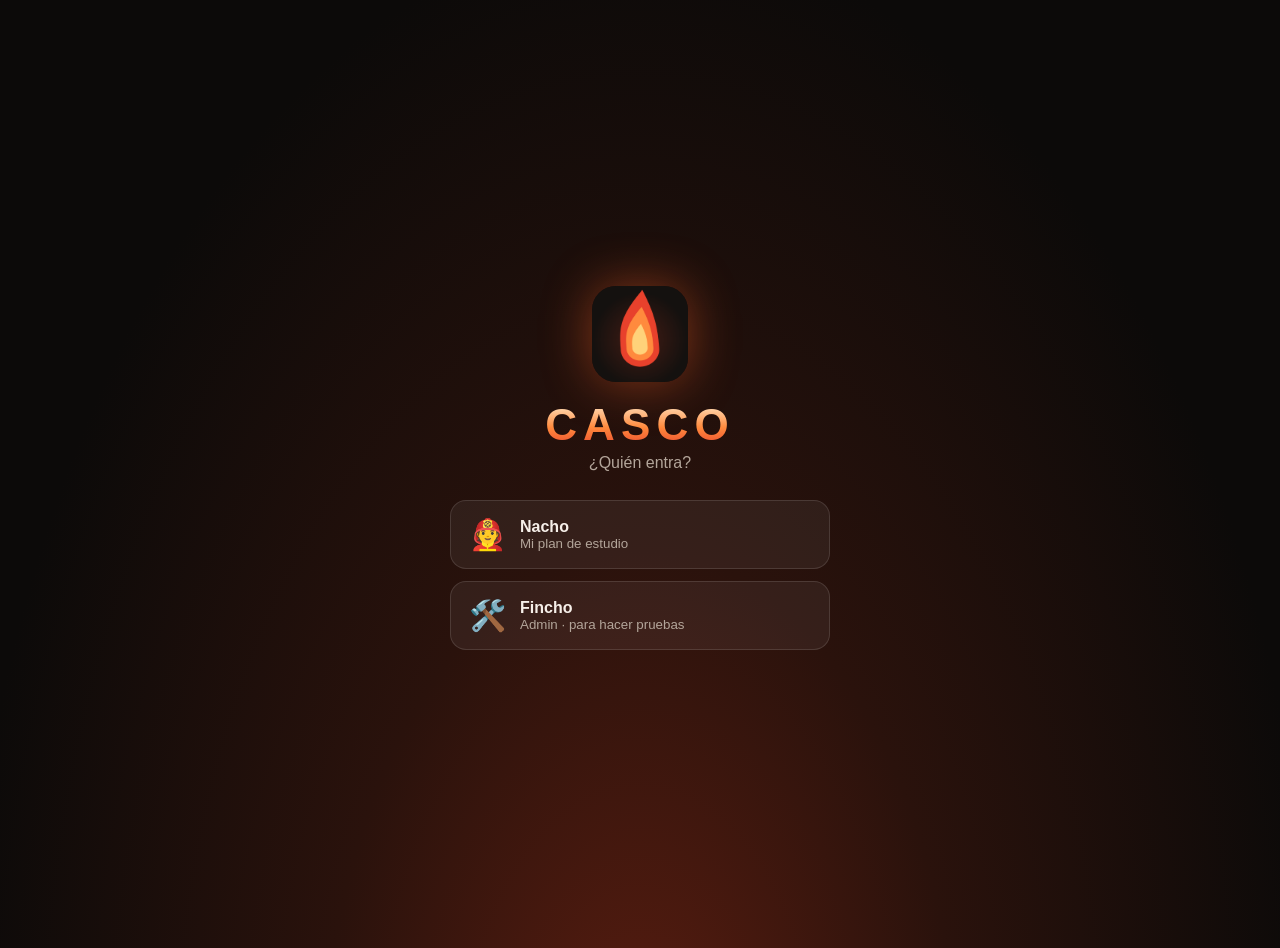
<file: index.html>
<!doctype html>
<html lang="es">
<head>
  <meta charset="utf-8">
  <meta name="viewport" content="width=device-width, initial-scale=1, viewport-fit=cover">
  <title>Casco</title>
  <meta name="theme-color" content="#14110f">
  <meta name="apple-mobile-web-app-capable" content="yes">
  <meta name="apple-mobile-web-app-status-bar-style" content="black-translucent">
  <meta name="apple-mobile-web-app-title" content="Casco">
  <link rel="manifest" href="manifest.webmanifest">
  <link rel="icon" href="icons/icon-192.png">
  <link rel="apple-touch-icon" href="icons/apple-touch-icon.png">
  <script>
    // Entrada: si ya se eligió perfil en este dispositivo, va directo (salvo con ?elegir)
    (function () {
      if (/[?&]elegir/.test(location.search)) return;
      try {
        var p = localStorage.getItem('casco-perfil');
        if (!p && localStorage.getItem('casco-v1')) p = 'nacho';   // datos de antes de los perfiles
        if (p === 'nacho' || p === 'fincho') location.replace(p + '/');
      } catch (e) { /* sin almacenamiento */ }
    })();
  </script>
  <style>
    :root { color-scheme: dark; }
    body {
      margin: 0; min-height: 100vh; display: flex; align-items: center; justify-content: center;
      background: radial-gradient(ellipse at 50% 115%, #5a1d10 0%, #2a120c 35%, #0c0a09 75%); color: #f6efe9;
      font-family: -apple-system, BlinkMacSystemFont, "Segoe UI", Roboto, sans-serif; padding: 24px 16px;
    }
    .box { width: 100%; max-width: 380px; text-align: center; }
    img { width: 96px; height: 96px; border-radius: 24px; box-shadow: 0 0 50px rgba(255,100,40,.45); }
    h1 { font-size: 44px; letter-spacing: .14em; margin: 14px 0 4px; font-weight: 900;
      background: linear-gradient(180deg, #fff3d6, #ff8a3d 55%, #e8412c); -webkit-background-clip: text; background-clip: text; color: transparent; }
    p { color: #b3a59a; margin: 0 0 28px; }
    a { display: flex; align-items: center; gap: 14px; text-decoration: none; color: inherit; text-align: left;
      background: rgba(255,255,255,.06); border: 1px solid rgba(255,255,255,.12); border-radius: 16px; padding: 16px 18px; margin-bottom: 12px; }
    a:hover { border-color: #e8412c; }
    a span { font-size: 30px; }
    a small { display: block; color: #b3a59a; }
  </style>
</head>
<body>
  <div class="box">
    <img src="icons/icon-512.png" alt="">
    <h1>CASCO</h1>
    <p>¿Quién entra?</p>
    <a href="nacho/"><span>🧑‍🚒</span><div><b>Nacho</b><small>Mi plan de estudio</small></div></a>
    <a href="fincho/"><span>🛠️</span><div><b>Fincho</b><small>Admin · para hacer pruebas</small></div></a>
  </div>
</body>
</html>
</file>
